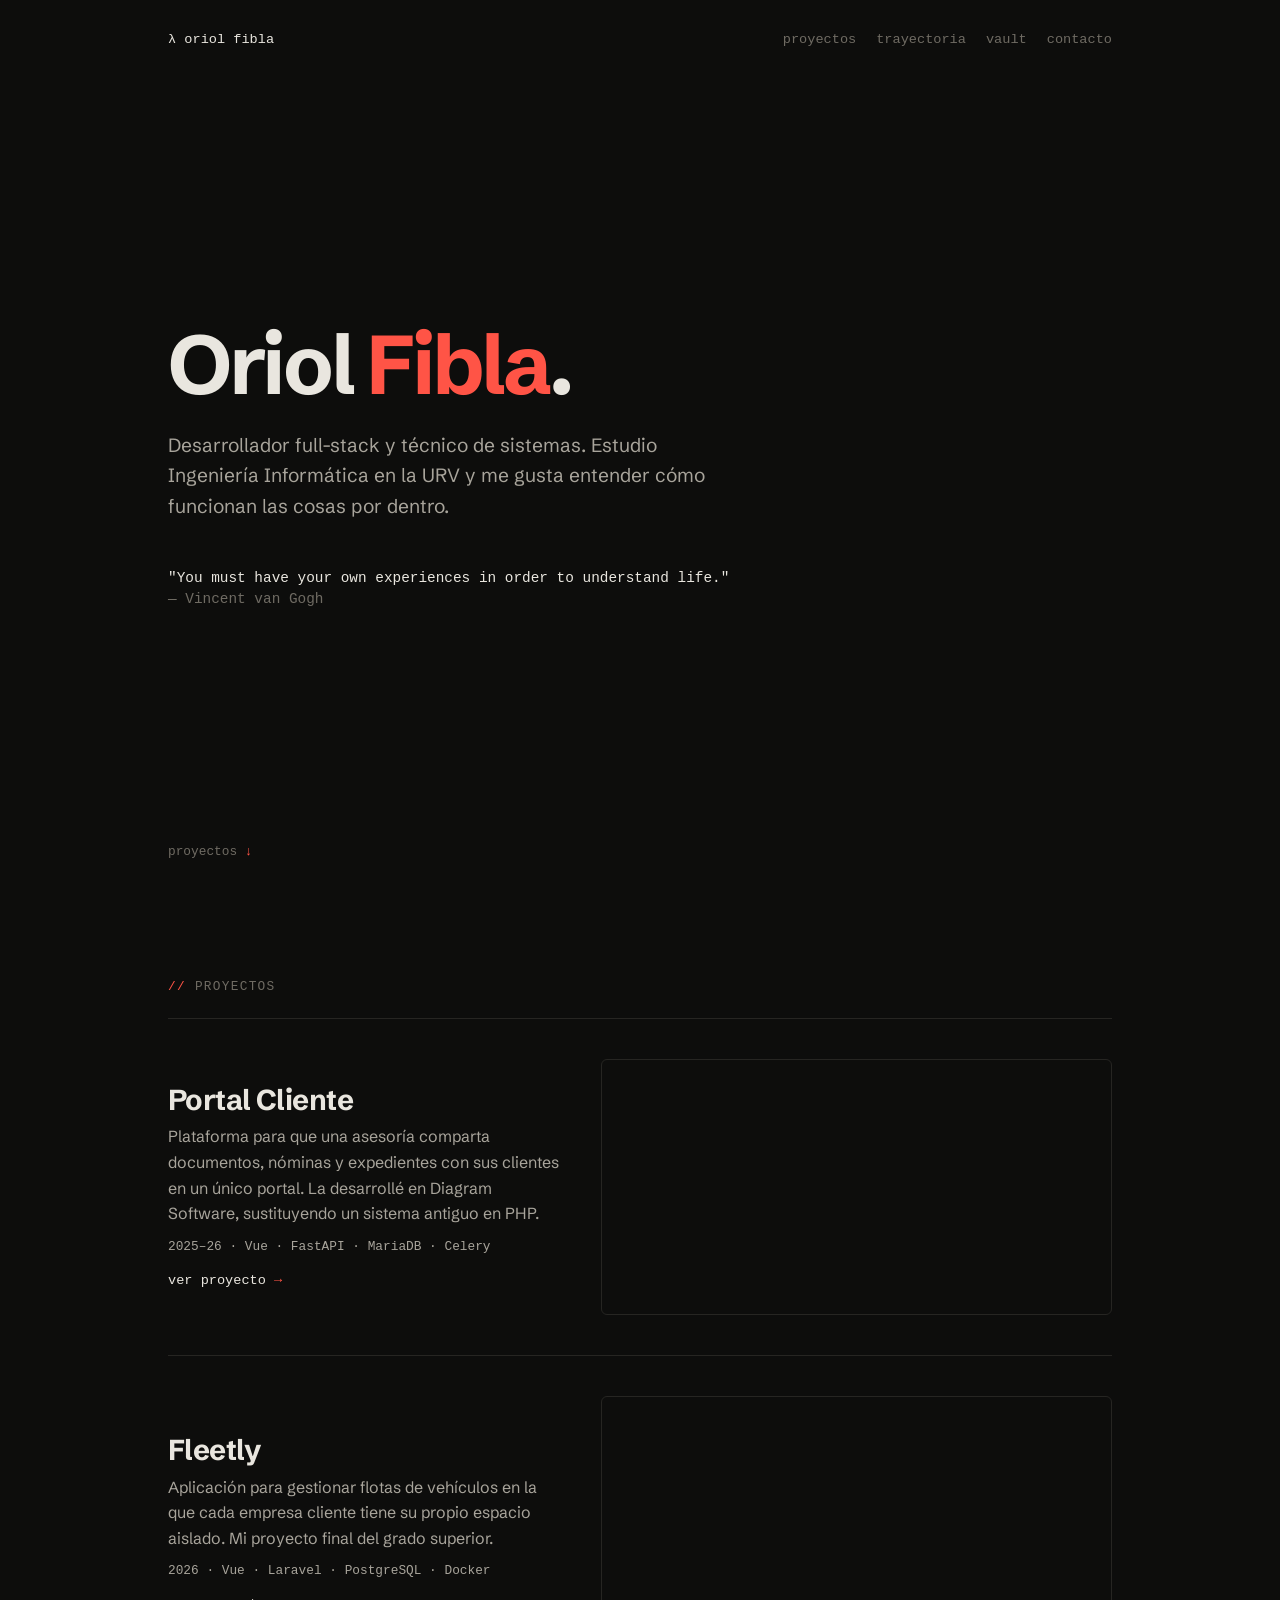
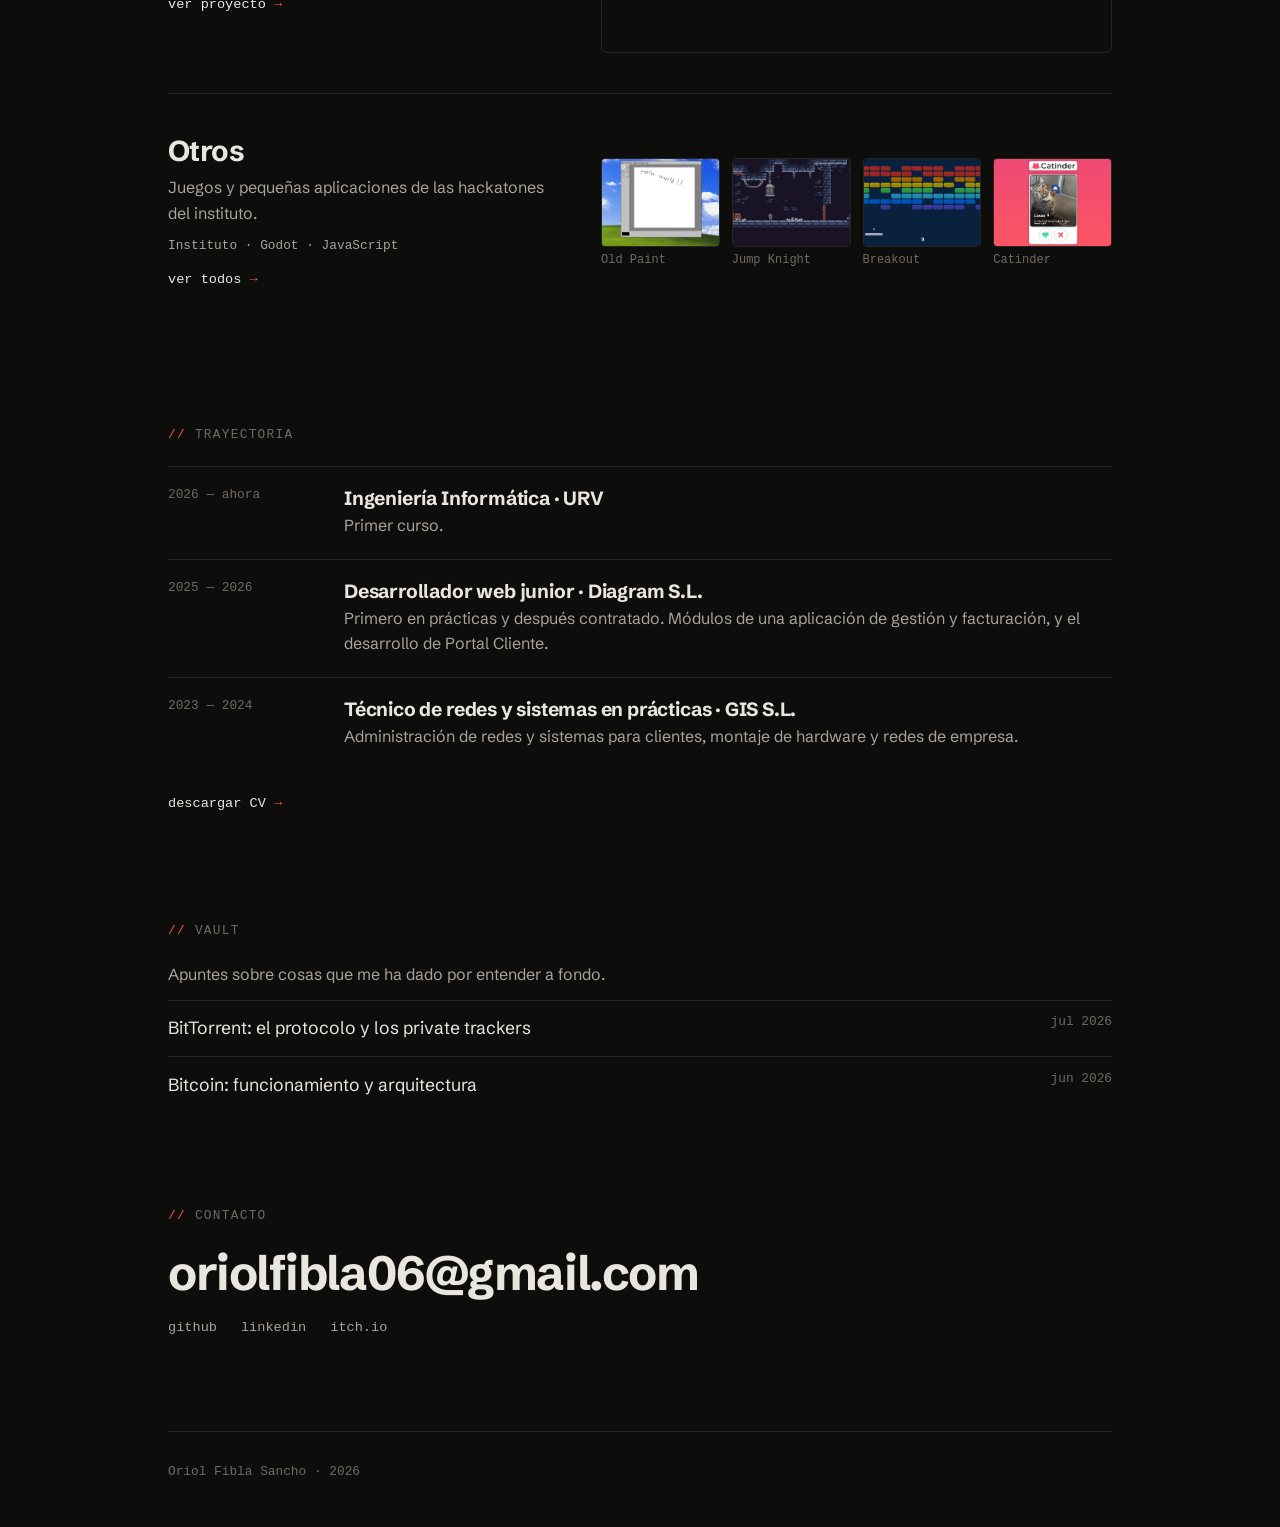
<file: index.html>
<!DOCTYPE html>
<html lang="es">
<head>
  <meta charset="UTF-8">
  <meta name="viewport" content="width=device-width, initial-scale=1.0">
  <title>Oriol Fibla · Desarrollador full-stack y sistemas</title>
  <meta name="description" content="Oriol Fibla, desarrollador full-stack y técnico de sistemas. Estudia Ingeniería Informática en la URV.">
  <link rel="icon" href="favicon.ico" type="image/x-icon">
  <link rel="preload" href="assets/fonts/schibsted-grotesk.woff2" as="font" type="font/woff2" crossorigin>
  <link rel="stylesheet" href="site.css">
</head>
<body>
  <div class="wrap">
    <header class="site-header">
      <a class="brand" href="#">λ oriol fibla</a>
      <nav class="site-nav" aria-label="Principal">
        <a href="#proyectos">proyectos</a>
        <a href="#trayectoria">trayectoria</a>
        <a href="vault/vault.html">vault</a>
        <a href="#contacto">contacto</a>
      </nav>
    </header>

    <main>
      <div class="hero">
        <h1>Oriol <em>Fibla</em>.</h1>
        <p class="lead">Desarrollador full-stack y técnico de sistemas. Estudio Ingeniería Informática en la URV y me gusta entender cómo funcionan las cosas por dentro.</p>
        <blockquote class="quote" id="quote">
          <p>"Actually, I can."</p>
          <footer>Anónimo</footer>
        </blockquote>
        <a class="scroll-cue" href="#proyectos">proyectos <span aria-hidden="true">↓</span></a>
      </div>

      <section id="proyectos">
        <h2>Proyectos</h2>

        <article class="project">
          <div>
            <h3><a href="projects/portalcliente.html">Portal Cliente</a></h3>
            <p>Plataforma para que una asesoría comparta documentos, nóminas y expedientes con sus clientes en un único portal. La desarrollé en Diagram Software, sustituyendo un sistema antiguo en PHP.</p>
            <p class="meta">2025–26 · Vue · FastAPI · MariaDB · Celery</p>
            <a class="go" href="projects/portalcliente.html">ver proyecto</a>
          </div>
          <video src="assets/projects_videos/portalcliente.mp4" autoplay muted loop playsinline preload="metadata" aria-label="Demostración de Portal Cliente"></video>
        </article>

        <article class="project">
          <div>
            <h3><a href="projects/fleetly.html">Fleetly</a></h3>
            <p>Aplicación para gestionar flotas de vehículos en la que cada empresa cliente tiene su propio espacio aislado. Mi proyecto final del grado superior.</p>
            <p class="meta">2026 · Vue · Laravel · PostgreSQL · Docker</p>
            <a class="go" href="projects/fleetly.html">ver proyecto</a>
          </div>
          <video src="assets/projects_videos/fleetly_admin.mp4" autoplay muted loop playsinline preload="metadata" aria-label="Demostración del panel de administración de Fleetly"></video>
        </article>

        <article class="project">
          <div>
            <h3><a href="projects/otros.html">Otros</a></h3>
            <p>Juegos y pequeñas aplicaciones de las hackatones del instituto.</p>
            <p class="meta">Instituto · Godot · JavaScript</p>
            <a class="go" href="projects/otros.html">ver todos</a>
          </div>
          <div class="games">
            <a href="https://oriol-fibla.itch.io/old-paint-made-in-js"><img src="assets/otros/oldpaint.png" alt="" loading="lazy"><span>Old Paint</span></a>
            <a href="https://oriol-fibla.itch.io/jump-knight"><img src="assets/otros/jumpknight.png" alt="" loading="lazy"><span>Jump Knight</span></a>
            <a href="https://oriol-fibla.itch.io/breakout"><img src="assets/otros/breakoutgame.png" alt="" loading="lazy"><span>Breakout</span></a>
            <a href="https://oriol-fibla.itch.io/catinder"><img src="assets/otros/catinder.png" alt="" loading="lazy"><span>Catinder</span></a>
          </div>
        </article>
      </section>

      <section id="trayectoria">
        <h2>Trayectoria</h2>
        <div class="entry">
          <span class="meta">2026 — ahora</span>
          <div><h3>Ingeniería Informática · URV</h3><p>Primer curso.</p></div>
        </div>
        <div class="entry">
          <span class="meta">2025 — 2026</span>
          <div><h3>Desarrollador web junior · Diagram S.L.</h3><p>Primero en prácticas y después contratado. Módulos de una aplicación de gestión y facturación, y el desarrollo de Portal Cliente.</p></div>
        </div>
        <div class="entry">
          <span class="meta">2023 — 2024</span>
          <div><h3>Técnico de redes y sistemas en prácticas · GIS S.L.</h3><p>Administración de redes y sistemas para clientes, montaje de hardware y redes de empresa.</p></div>
        </div>
        <p style="margin-top:1.25rem"><a class="go" href="assets/CV.pdf" download="CV_OriolFiblaSancho.pdf">descargar CV</a></p>
      </section>

      <section id="vault">
        <h2>Vault</h2>
        <p class="soft">Apuntes sobre cosas que me ha dado por entender a fondo.</p>
        <ul class="notes">
          <li><a href="vault/vault.html#bittorrent">BitTorrent: el protocolo y los private trackers</a><span class="meta">jul 2026</span></li>
          <li><a href="vault/vault.html#bitcoin">Bitcoin: funcionamiento y arquitectura</a><span class="meta">jun 2026</span></li>
        </ul>
      </section>


      <section id="contacto">
        <h2>Contacto</h2>
        <a class="mail" href="mailto:oriolfibla06@gmail.com">oriolfibla06@gmail.com</a>
        <div class="links">
          <a href="https://github.com/OriolFiblaSancho">github</a>
          <a href="https://www.linkedin.com/in/orifibla/">linkedin</a>
          <a href="https://oriol-fibla.itch.io">itch.io</a>
        </div>
      </section>
    </main>

    <footer class="site-footer">Oriol Fibla Sancho · <span id="year">2026</span></footer>
  </div>

  <script>
    // One random quote per visit. The hardcoded quote above is the no-JS fallback.
    const quotes = [
      ["You must have your own experiences in order to understand life.", "Vincent van Gogh"],
      ["Study the old masters, enrich your palette, expand the canvas.", "Martin Scorsese"],
      ["Stay present.", "Anónimo"],
      ["Strength before weakness.", "Brandon Sanderson, The Way of Kings"],
      ["Actually, I can.", "Anónimo"],
      ["Next year I'm going to be more insane, that's all I know.", "Anónimo"],
      ["I'm a museum of everything I have loved.", "Eli Silvester"]
    ];
    const [text, author] = quotes[Math.floor(Math.random() * quotes.length)];
    const q = document.getElementById('quote');
    q.querySelector('p').textContent = '"' + text + '"';
    q.querySelector('footer').textContent = author;
    document.getElementById('year').textContent = new Date().getFullYear();
  </script>
</body>
</html>
</file>
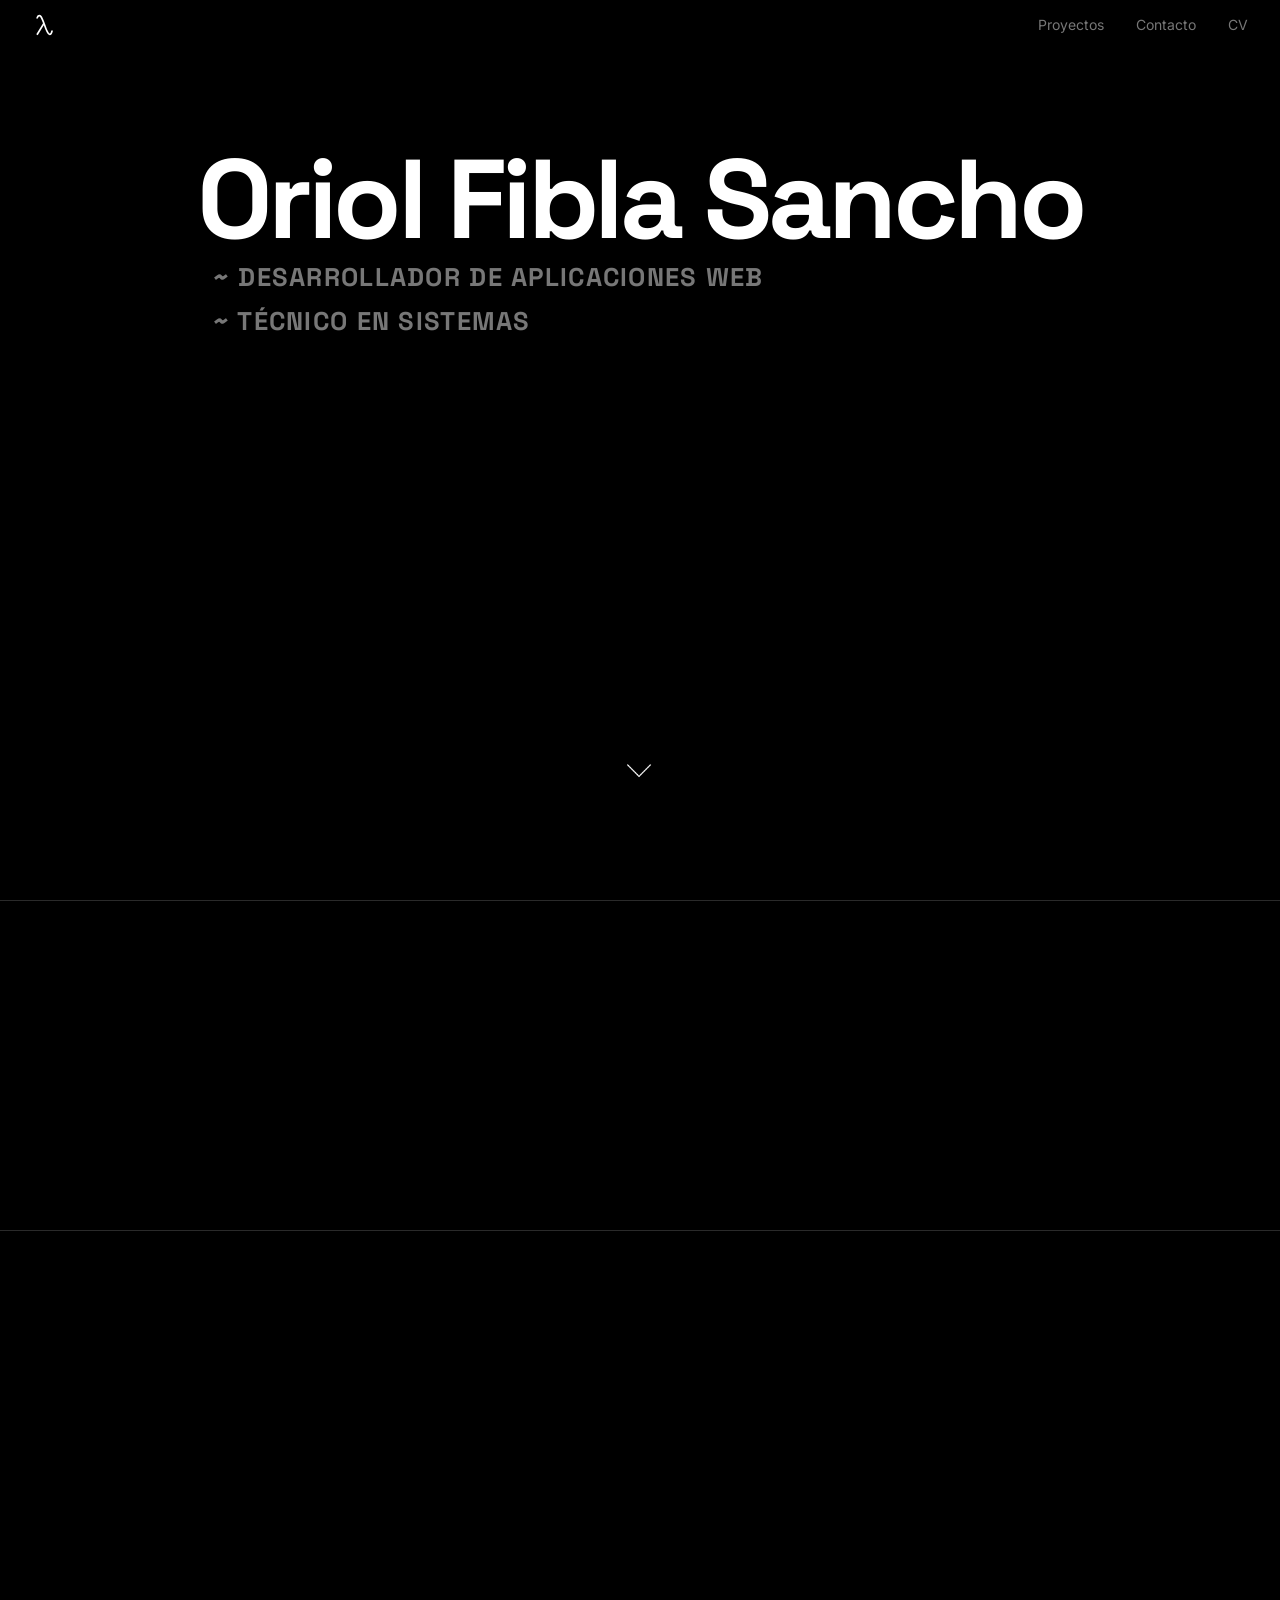
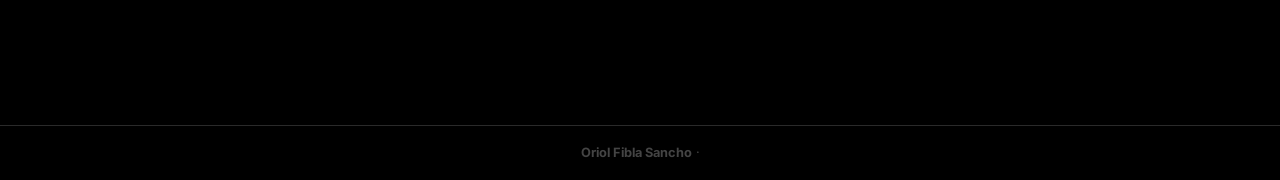
<file: html/index.html>
<!DOCTYPE html>
<html lang="es">

<head>
    <meta charset="UTF-8" />
    <meta name="viewport" content="width=device-width, initial-scale=1.0" />
    <title>Portfolio</title>
    <link rel="preconnect" href="https://fonts.googleapis.com" />
    <link rel="preconnect" href="https://fonts.gstatic.com" crossorigin />
    <link
        href="https://fonts.googleapis.com/css2?family=Space+Grotesk:wght@300;400;500;600;700&family=Inter:wght@300;400;500&display=swap"
        rel="stylesheet" />
    <link rel="stylesheet" href="style.css">
</head>

<body>
    <canvas id="dotGrid"></canvas>
    <nav id="navbar">
        <a href="#hero" class="nav-logo">
            <img src="./assets/lambda.svg" alt="Lambda">
        </a>

        <ul class="nav-links">
            <li><a href="#projects">Proyectos</a></li>
            <li><a href="#contact">Contacto</a></li>
            <li><a href="assets/CV.pdf" download="CV_OriolFiblaSancho.pdf">CV</a></li>
        </ul>
    </nav>

    <section id="hero">
        <div class="hero-container">
            <h1 class="hero-name">Oriol Fibla Sancho</h1>
            <h2 class="hero-subtitle">~ DESARROLLADOR DE APLICACIONES WEB</h2>
            <h2 class="hero-subtitle">~ TÉCNICO EN SISTEMAS</h2>
        </div>
        <div>
            <a href="#projects">
                <img class="hero-arrow" src="./assets/arrow.gif" alt="Flecha hacia abajo">
            </a>
        </div>
    </section>

    <section id="projects">
        <div class="container">
            <p class="section-label reveal">Proyectos</p>
            <h2 class="section-title reveal">Cosas que he estado haciendo</h2>
            <div class="projects-grid"></div>
        </div>
    </section>

    <section id="contact">
        <div class="container">
            <h2 class="contact-headline reveal">¿Trabajamos juntos?</h2>
            <p class="contact-sub reveal">Estoy abierto a oportunidades freelance y posiciones a tiempo completo.
                Escríbeme, respondo en menos de 24 h.</p>
            <button id="copyEmail" class="btn btn-primary reveal">oriolfibla06@gmail.com</button>
            <div class="social-links reveal">
                <a href="https://github.com/OriolFiblaSancho" target="_blank" class="social-link">
                    <svg width="16" height="16" viewBox="0 0 24 24" fill="currentColor">
                        <path
                            d="M12 0C5.37 0 0 5.37 0 12c0 5.3 3.44 9.8 8.2 11.38.6.1.82-.26.82-.57v-2c-3.34.72-4.04-1.6-4.04-1.6-.54-1.38-1.33-1.75-1.33-1.75-1.08-.74.08-.72.08-.72 1.2.08 1.83 1.23 1.83 1.23 1.06 1.82 2.8 1.3 3.48.99.1-.77.42-1.3.76-1.6-2.66-.3-5.47-1.33-5.47-5.93 0-1.31.47-2.38 1.23-3.22-.12-.3-.53-1.52.12-3.17 0 0 1-.32 3.3 1.23a11.5 11.5 0 0 1 3-.4c1.02 0 2.04.13 3 .4 2.28-1.55 3.28-1.23 3.28-1.23.65 1.65.24 2.87.12 3.17.77.84 1.23 1.9 1.23 3.22 0 4.6-2.8 5.62-5.48 5.92.43.37.82 1.1.82 2.22v3.29c0 .32.22.68.83.57C20.56 21.79 24 17.3 24 12c0-6.63-5.37-12-12-12z" />
                    </svg>
                    GitHub
                </a>
                <a href="https://www.linkedin.com/in/orifibla/" target="_blank" class="social-link">
                    <svg width="16" height="16" viewBox="0 0 24 24" fill="currentColor">
                        <path
                            d="M20.45 20.45h-3.55v-5.57c0-1.33-.03-3.04-1.85-3.04-1.85 0-2.14 1.45-2.14 2.94v5.67H9.36V9h3.41v1.56h.05c.47-.9 1.63-1.85 3.35-1.85 3.58 0 4.24 2.36 4.24 5.43v6.31zM5.34 7.43a2.06 2.06 0 1 1 0-4.12 2.06 2.06 0 0 1 0 4.12zM7.12 20.45H3.56V9h3.56v11.45zM22.22 0H1.77C.79 0 0 .77 0 1.73v20.54C0 23.23.8 24 1.77 24h20.45C23.2 24 24 23.23 24 22.27V1.73C24 .77 23.2 0 22.22 0z" />
                    </svg>
                    LinkedIn
                </a>
            </div>
        </div>
    </section>

    <footer>
        <div class="container">
            <p><strong>Oriol Fibla Sancho</strong> · <span id="year"></span></p>
        </div>
    </footer>
</body>

</html>
</file>
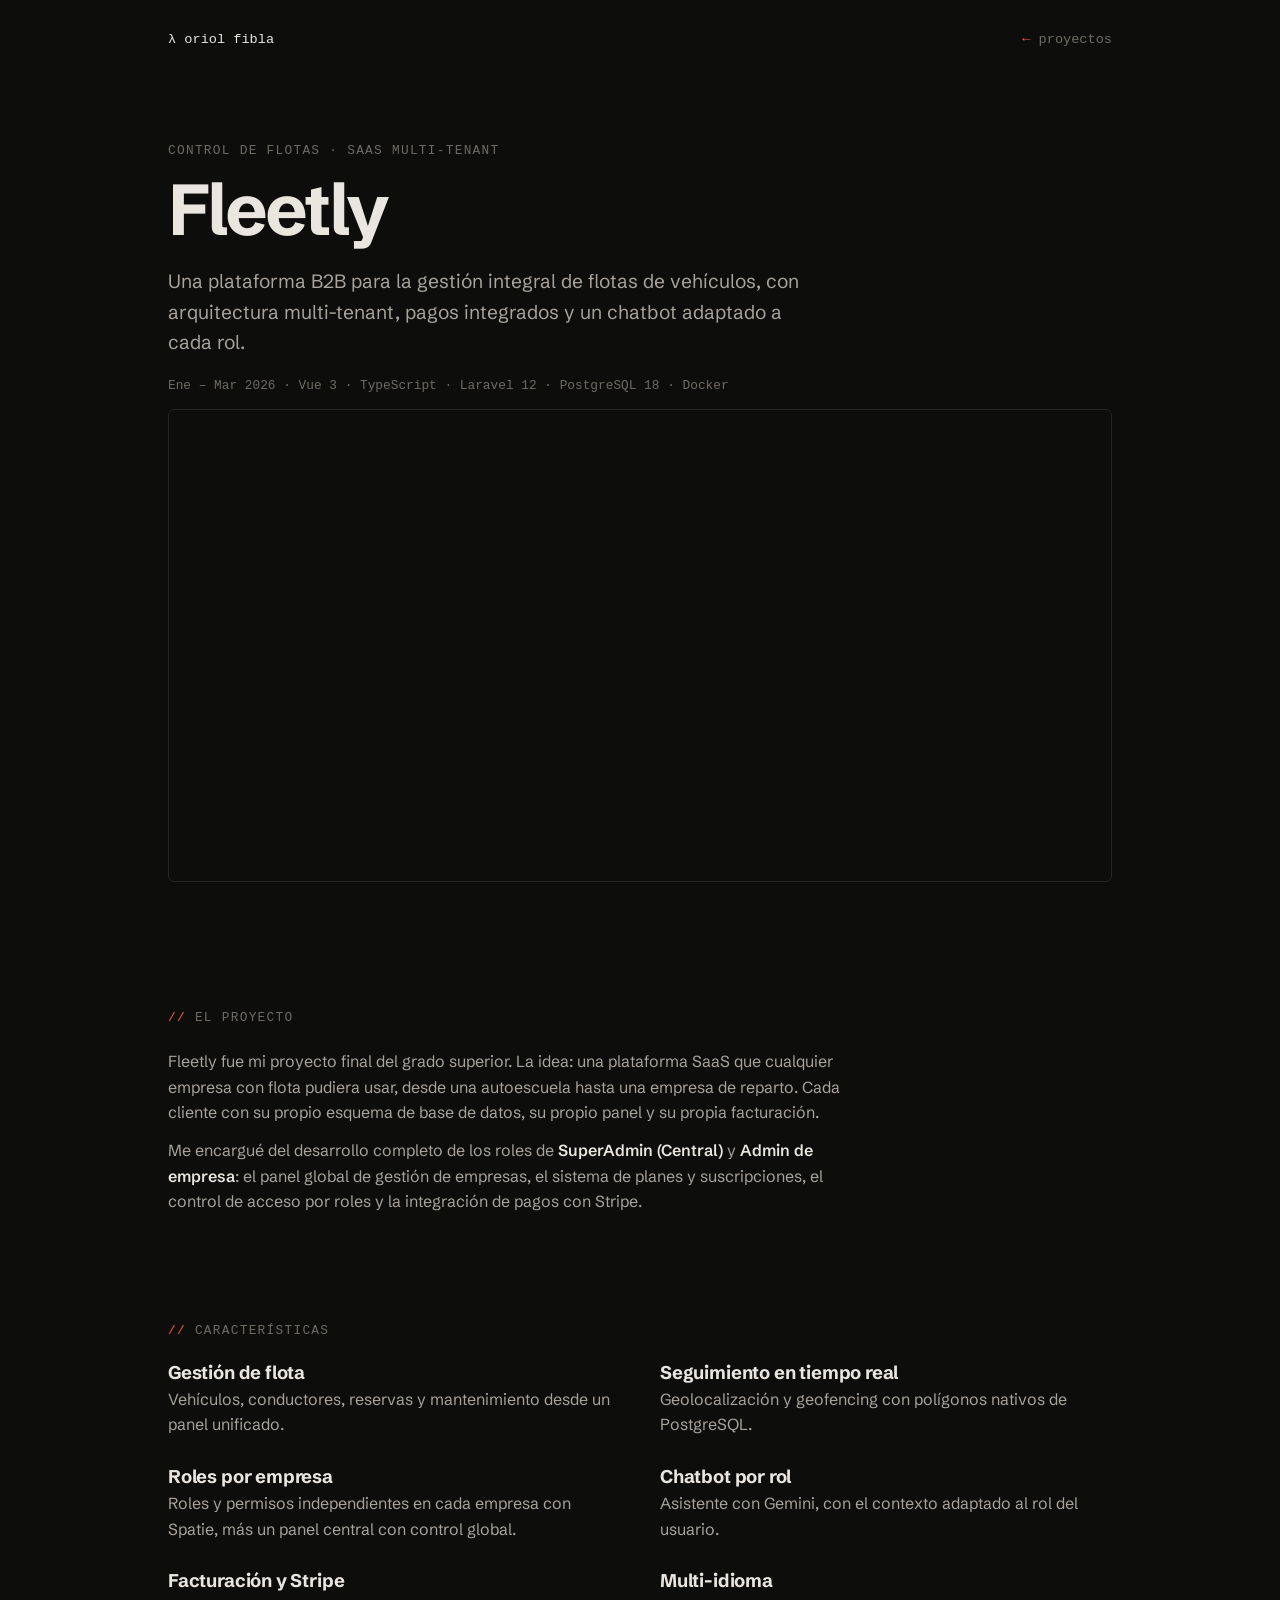
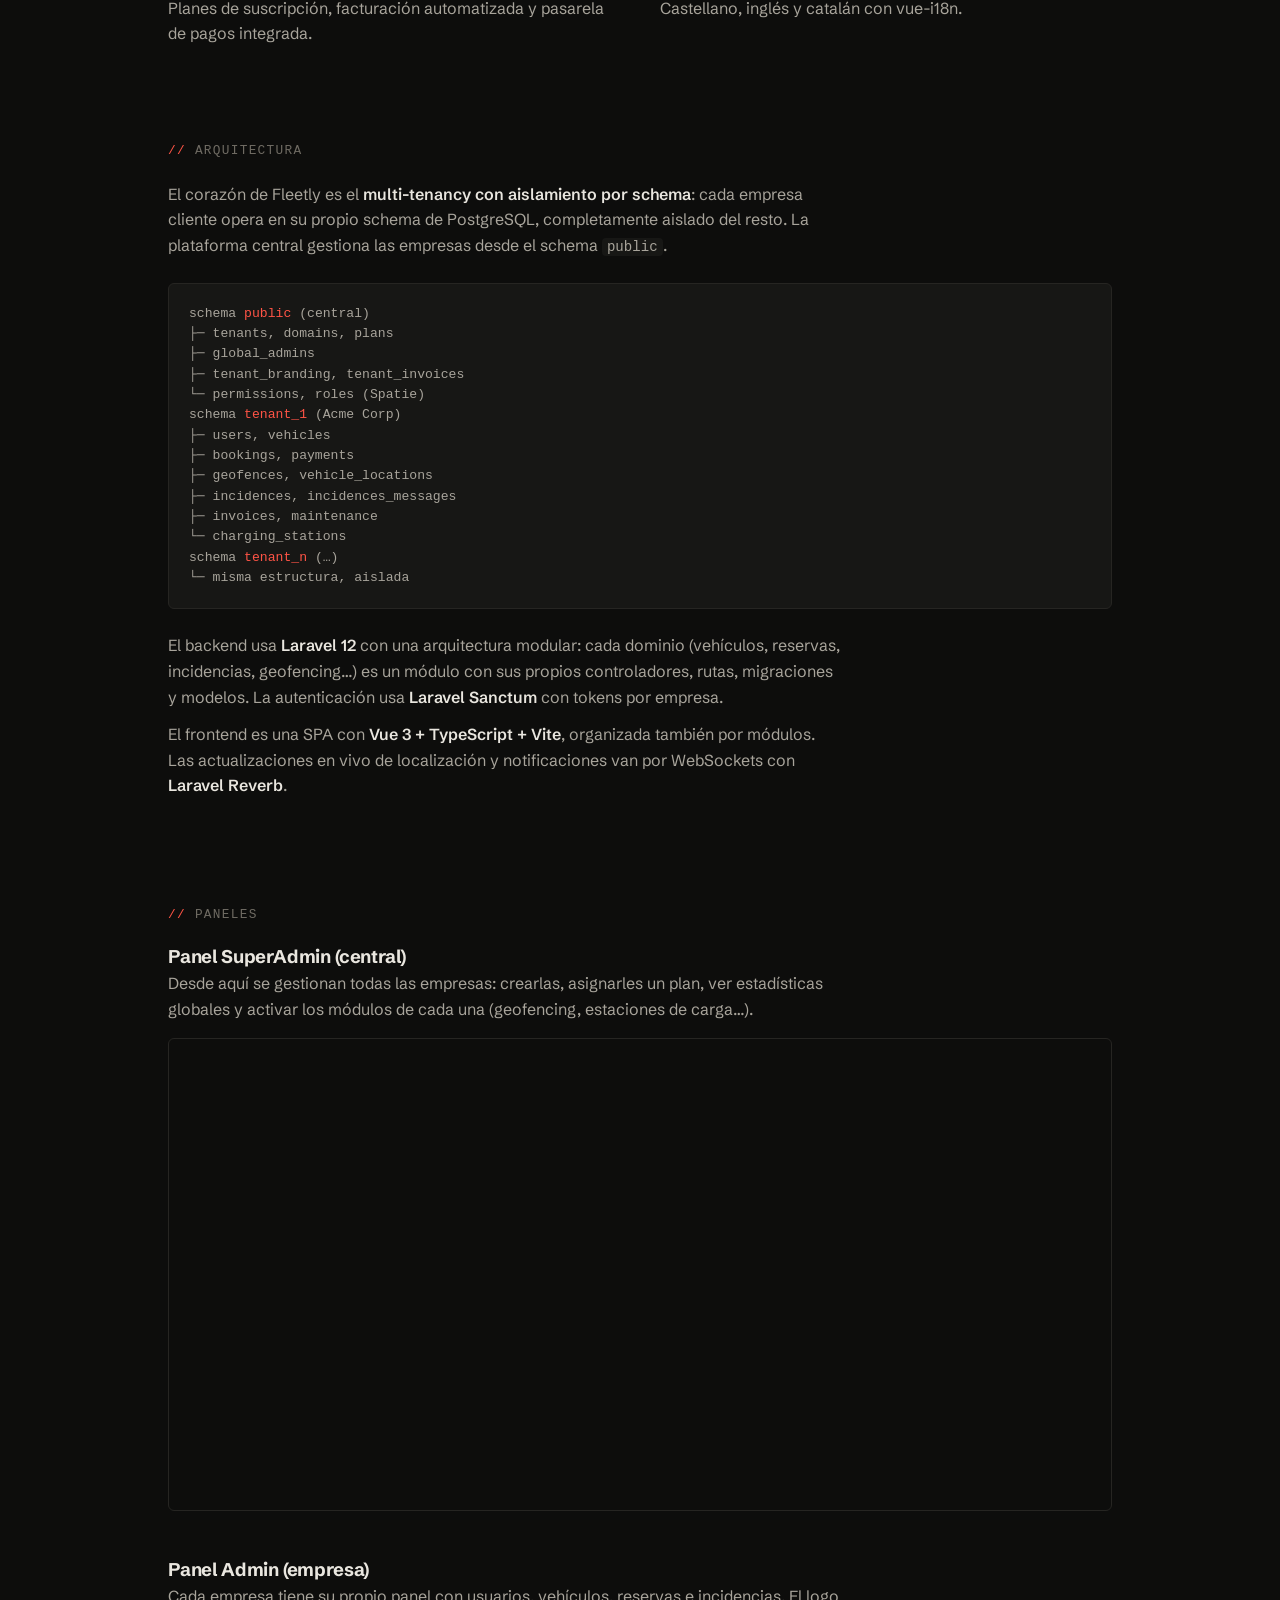
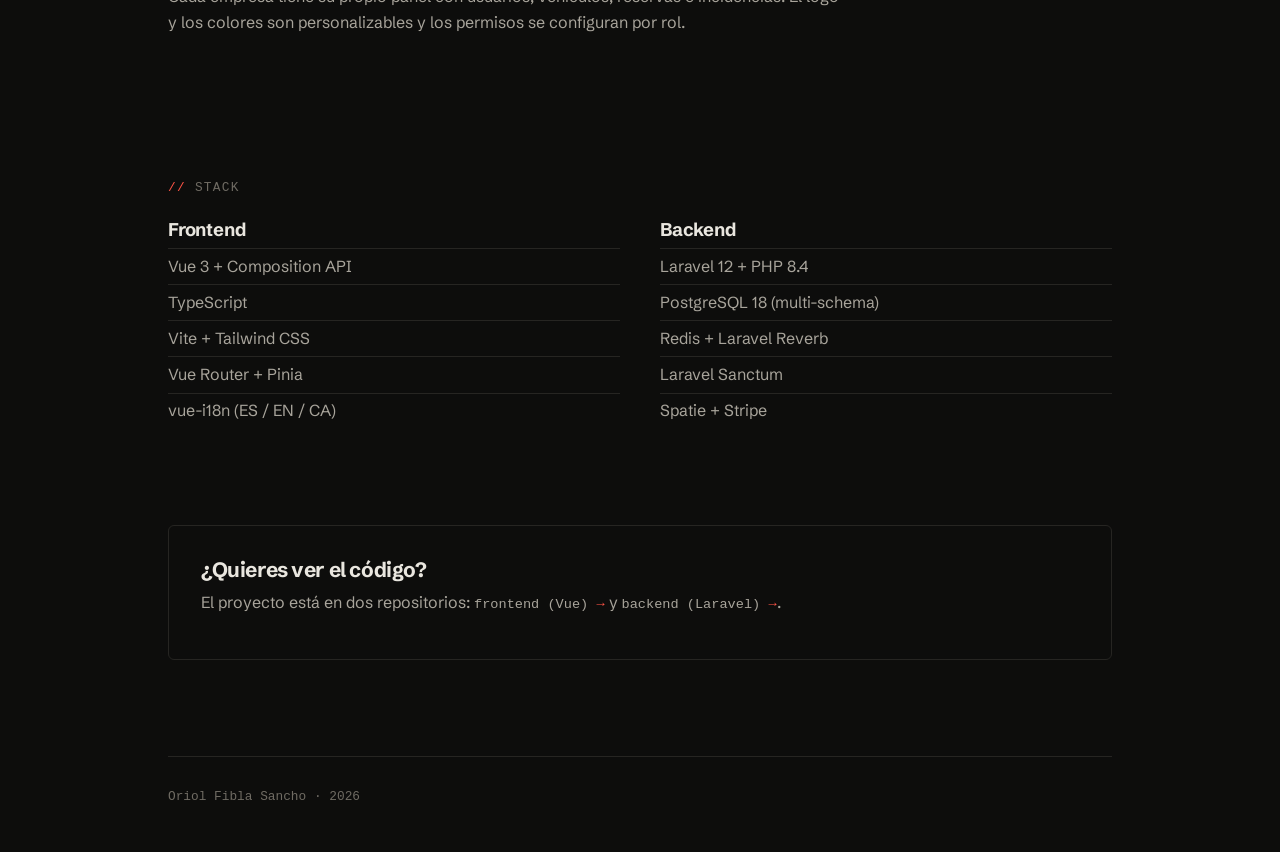
<file: projects/fleetly.html>
<!DOCTYPE html>
<html lang="es">
<head>
  <meta charset="UTF-8">
  <meta name="viewport" content="width=device-width, initial-scale=1.0">
  <title>Fleetly · Oriol Fibla</title>
  <meta name="description" content="Fleetly: plataforma SaaS multi-tenant para la gestión de flotas de vehículos. Proyecto final de grado superior de Oriol Fibla.">
  <link rel="icon" href="../favicon.ico" type="image/x-icon">
  <link rel="preload" href="../assets/fonts/schibsted-grotesk.woff2" as="font" type="font/woff2" crossorigin>
  <link rel="stylesheet" href="../site.css">
</head>
<body>
  <div class="wrap">
    <header class="site-header">
      <a class="brand" href="../index.html">λ oriol fibla</a>
      <a class="back" href="../index.html#proyectos">proyectos</a>
    </header>

    <main>
      <div class="page-head">
        <p class="kicker">Control de flotas · SaaS multi-tenant</p>
        <h1>Fleetly</h1>
        <p class="lead">Una plataforma B2B para la gestión integral de flotas de vehículos, con arquitectura multi-tenant, pagos integrados y un chatbot adaptado a cada rol.</p>
        <p class="meta">Ene – Mar 2026 · Vue 3 · TypeScript · Laravel 12 · PostgreSQL 18 · Docker</p>
        <video class="hero-media" src="../assets/projects_videos/fleetly_admin.mp4" autoplay muted loop playsinline aria-label="Demostración del panel de administración de Fleetly"></video>
      </div>

      <section>
        <h2>El proyecto</h2>
        <div class="text">
          <p>Fleetly fue mi proyecto final del grado superior. La idea: una plataforma SaaS que cualquier empresa con flota pudiera usar, desde una autoescuela hasta una empresa de reparto. Cada cliente con su propio esquema de base de datos, su propio panel y su propia facturación.</p>
          <p>Me encargué del desarrollo completo de los roles de <strong>SuperAdmin (Central)</strong> y <strong>Admin de empresa</strong>: el panel global de gestión de empresas, el sistema de planes y suscripciones, el control de acceso por roles y la integración de pagos con Stripe.</p>
        </div>
      </section>

      <section>
        <h2>Características</h2>
        <div class="features">
          <div><h3>Gestión de flota</h3><p>Vehículos, conductores, reservas y mantenimiento desde un panel unificado.</p></div>
          <div><h3>Seguimiento en tiempo real</h3><p>Geolocalización y geofencing con polígonos nativos de PostgreSQL.</p></div>
          <div><h3>Roles por empresa</h3><p>Roles y permisos independientes en cada empresa con Spatie, más un panel central con control global.</p></div>
          <div><h3>Chatbot por rol</h3><p>Asistente con Gemini, con el contexto adaptado al rol del usuario.</p></div>
          <div><h3>Facturación y Stripe</h3><p>Planes de suscripción, facturación automatizada y pasarela de pagos integrada.</p></div>
          <div><h3>Multi-idioma</h3><p>Castellano, inglés y catalán con vue-i18n.</p></div>
        </div>
      </section>

      <section>
        <h2>Arquitectura</h2>
        <div class="text">
          <p>El corazón de Fleetly es el <strong>multi-tenancy con aislamiento por schema</strong>: cada empresa cliente opera en su propio schema de PostgreSQL, completamente aislado del resto. La plataforma central gestiona las empresas desde el schema <code>public</code>.</p>
        </div>
<pre class="diagram">schema <b>public</b> (central)
├─ tenants, domains, plans
├─ global_admins
├─ tenant_branding, tenant_invoices
└─ permissions, roles (Spatie)
schema <b>tenant_1</b> (Acme Corp)
├─ users, vehicles
├─ bookings, payments
├─ geofences, vehicle_locations
├─ incidences, incidences_messages
├─ invoices, maintenance
└─ charging_stations
schema <b>tenant_n</b> (…)
└─ misma estructura, aislada</pre>
        <div class="text">
          <p>El backend usa <strong>Laravel 12</strong> con una arquitectura modular: cada dominio (vehículos, reservas, incidencias, geofencing…) es un módulo con sus propios controladores, rutas, migraciones y modelos. La autenticación usa <strong>Laravel Sanctum</strong> con tokens por empresa.</p>
          <p>El frontend es una SPA con <strong>Vue 3 + TypeScript + Vite</strong>, organizada también por módulos. Las actualizaciones en vivo de localización y notificaciones van por WebSockets con <strong>Laravel Reverb</strong>.</p>
        </div>
      </section>

      <section>
        <h2>Paneles</h2>
        <div class="panel">
          <h3>Panel SuperAdmin (central)</h3>
          <p>Desde aquí se gestionan todas las empresas: crearlas, asignarles un plan, ver estadísticas globales y activar los módulos de cada una (geofencing, estaciones de carga…).</p>
          <video class="hero-media" src="../assets/projects_videos/fleetly_superadmin.mp4" autoplay muted loop playsinline preload="metadata" aria-label="Demostración del panel SuperAdmin de Fleetly"></video>
        </div>
        <div class="panel">
          <h3>Panel Admin (empresa)</h3>
          <p>Cada empresa tiene su propio panel con usuarios, vehículos, reservas e incidencias. El logo y los colores son personalizables y los permisos se configuran por rol.</p>
        </div>
      </section>

      <section>
        <h2>Stack</h2>
        <div class="cols">
          <div>
            <h3>Frontend</h3>
            <ul>
              <li>Vue 3 + Composition API</li>
              <li>TypeScript</li>
              <li>Vite + Tailwind CSS</li>
              <li>Vue Router + Pinia</li>
              <li>vue-i18n (ES / EN / CA)</li>
            </ul>
          </div>
          <div>
            <h3>Backend</h3>
            <ul>
              <li>Laravel 12 + PHP 8.4</li>
              <li>PostgreSQL 18 (multi-schema)</li>
              <li>Redis + Laravel Reverb</li>
              <li>Laravel Sanctum</li>
              <li>Spatie + Stripe</li>
            </ul>
          </div>
        </div>
      </section>

      <div class="callout">
        <h3>¿Quieres ver el código?</h3>
        <p>El proyecto está en dos repositorios: <a class="go" href="https://github.com/SIMS-GRUP-4/sims-frontend">frontend (Vue)</a> y <a class="go" href="https://github.com/SIMS-GRUP-4/sims-backend">backend (Laravel)</a>.</p>
      </div>
    </main>

    <footer class="site-footer">Oriol Fibla Sancho · <span id="year">2026</span></footer>
  </div>
  <script>document.getElementById('year').textContent = new Date().getFullYear();</script>
</body>
</html>
</file>
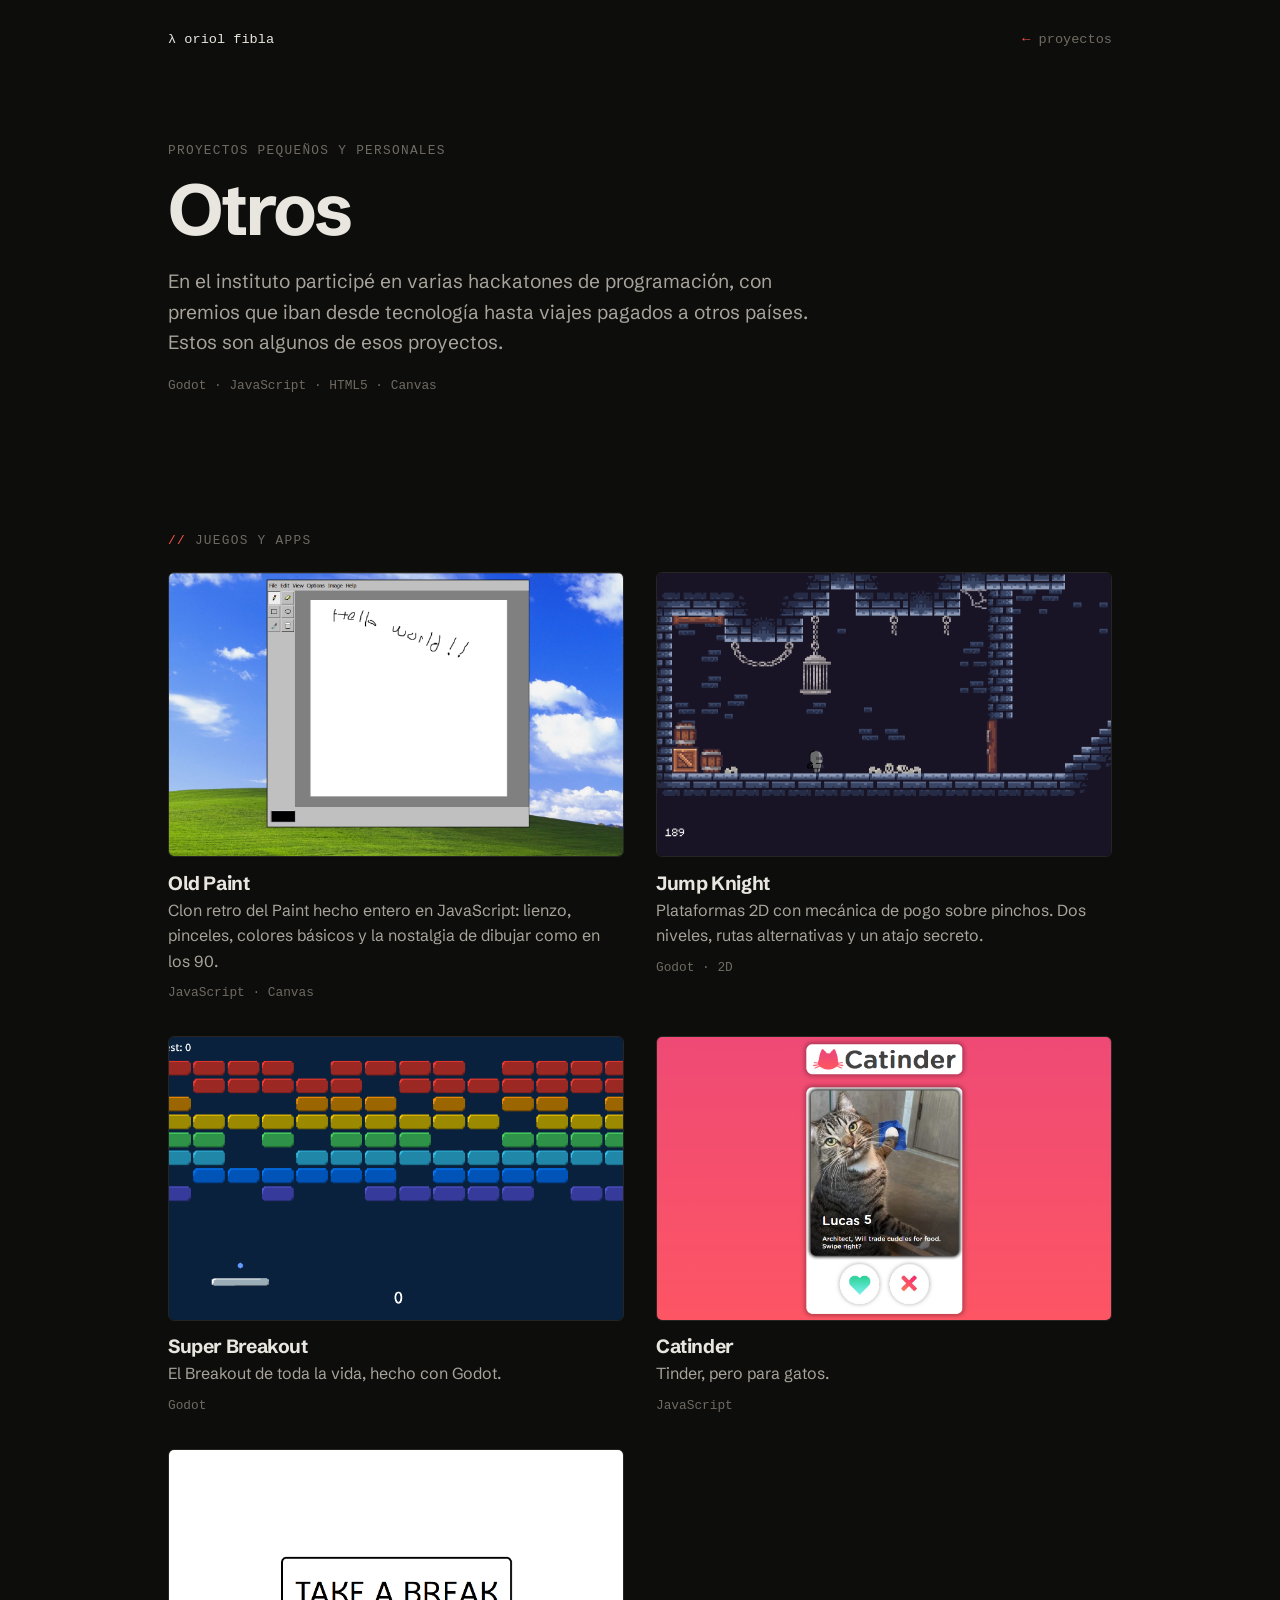
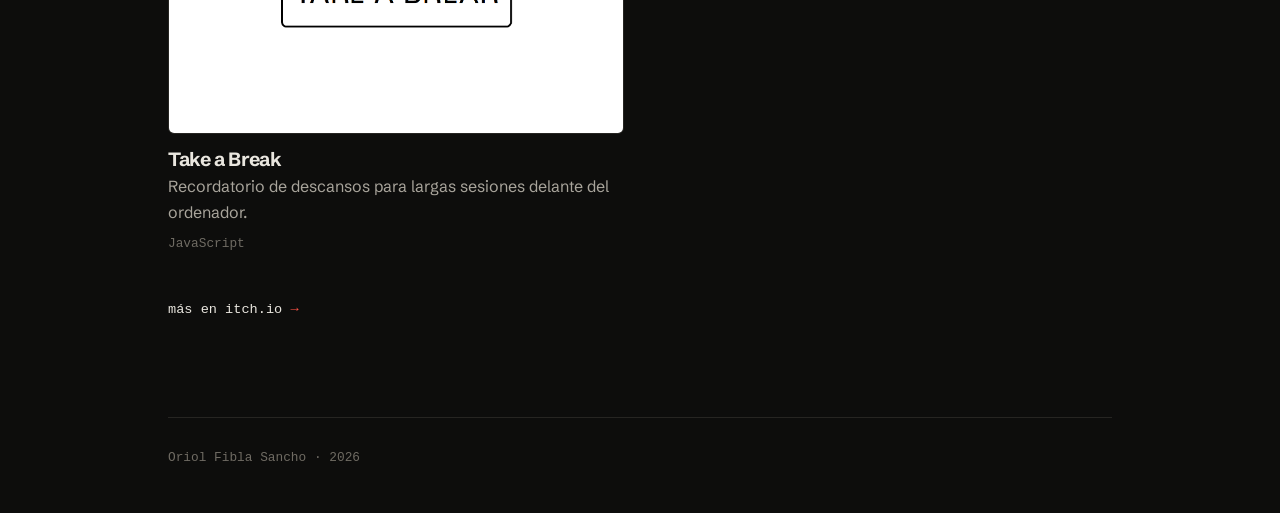
<file: projects/otros.html>
<!DOCTYPE html>
<html lang="es">
<head>
  <meta charset="UTF-8">
  <meta name="viewport" content="width=device-width, initial-scale=1.0">
  <title>Otros proyectos · Oriol Fibla</title>
  <meta name="description" content="Juegos y pequeñas aplicaciones que Oriol Fibla hizo en las hackatones del instituto.">
  <link rel="icon" href="../favicon.ico" type="image/x-icon">
  <link rel="preload" href="../assets/fonts/schibsted-grotesk.woff2" as="font" type="font/woff2" crossorigin>
  <link rel="stylesheet" href="../site.css">
</head>
<body>
  <div class="wrap">
    <header class="site-header">
      <a class="brand" href="../index.html">λ oriol fibla</a>
      <a class="back" href="../index.html#proyectos">proyectos</a>
    </header>

    <main>
      <div class="page-head">
        <p class="kicker">Proyectos pequeños y personales</p>
        <h1>Otros</h1>
        <p class="lead">En el instituto participé en varias hackatones de programación, con premios que iban desde tecnología hasta viajes pagados a otros países. Estos son algunos de esos proyectos.</p>
        <p class="meta">Godot · JavaScript · HTML5 · Canvas</p>
      </div>

      <section>
        <h2>Juegos y apps</h2>
        <div class="gallery">
          <a href="https://oriol-fibla.itch.io/old-paint-made-in-js">
            <img src="../assets/otros/oldpaint.png" alt="Captura de Old Paint" loading="lazy">
            <h3>Old Paint</h3>
            <p>Clon retro del Paint hecho entero en JavaScript: lienzo, pinceles, colores básicos y la nostalgia de dibujar como en los 90.</p>
            <span class="meta">JavaScript · Canvas</span>
          </a>
          <a href="https://oriol-fibla.itch.io/jump-knight">
            <img src="../assets/otros/jumpknight.png" alt="Captura de Jump Knight" loading="lazy">
            <h3>Jump Knight</h3>
            <p>Plataformas 2D con mecánica de pogo sobre pinchos. Dos niveles, rutas alternativas y un atajo secreto.</p>
            <span class="meta">Godot · 2D</span>
          </a>
          <a href="https://oriol-fibla.itch.io/breakout">
            <img src="../assets/otros/breakoutgame.png" alt="Captura de Super Breakout" loading="lazy">
            <h3>Super Breakout</h3>
            <p>El Breakout de toda la vida, hecho con Godot.</p>
            <span class="meta">Godot</span>
          </a>
          <a href="https://oriol-fibla.itch.io/catinder">
            <img src="../assets/otros/catinder.png" alt="Captura de Catinder" loading="lazy">
            <h3>Catinder</h3>
            <p>Tinder, pero para gatos.</p>
            <span class="meta">JavaScript</span>
          </a>
          <a href="https://oriol-fibla.itch.io/take-a-break">
            <img src="../assets/otros/takeabreak.png" alt="Captura de Take a Break" loading="lazy">
            <h3>Take a Break</h3>
            <p>Recordatorio de descansos para largas sesiones delante del ordenador.</p>
            <span class="meta">JavaScript</span>
          </a>
        </div>
        <p style="margin-top:2.5rem"><a class="go" href="https://oriol-fibla.itch.io">más en itch.io</a></p>
      </section>
    </main>

    <footer class="site-footer">Oriol Fibla Sancho · <span id="year">2026</span></footer>
  </div>
  <script>document.getElementById('year').textContent = new Date().getFullYear();</script>
</body>
</html>
</file>
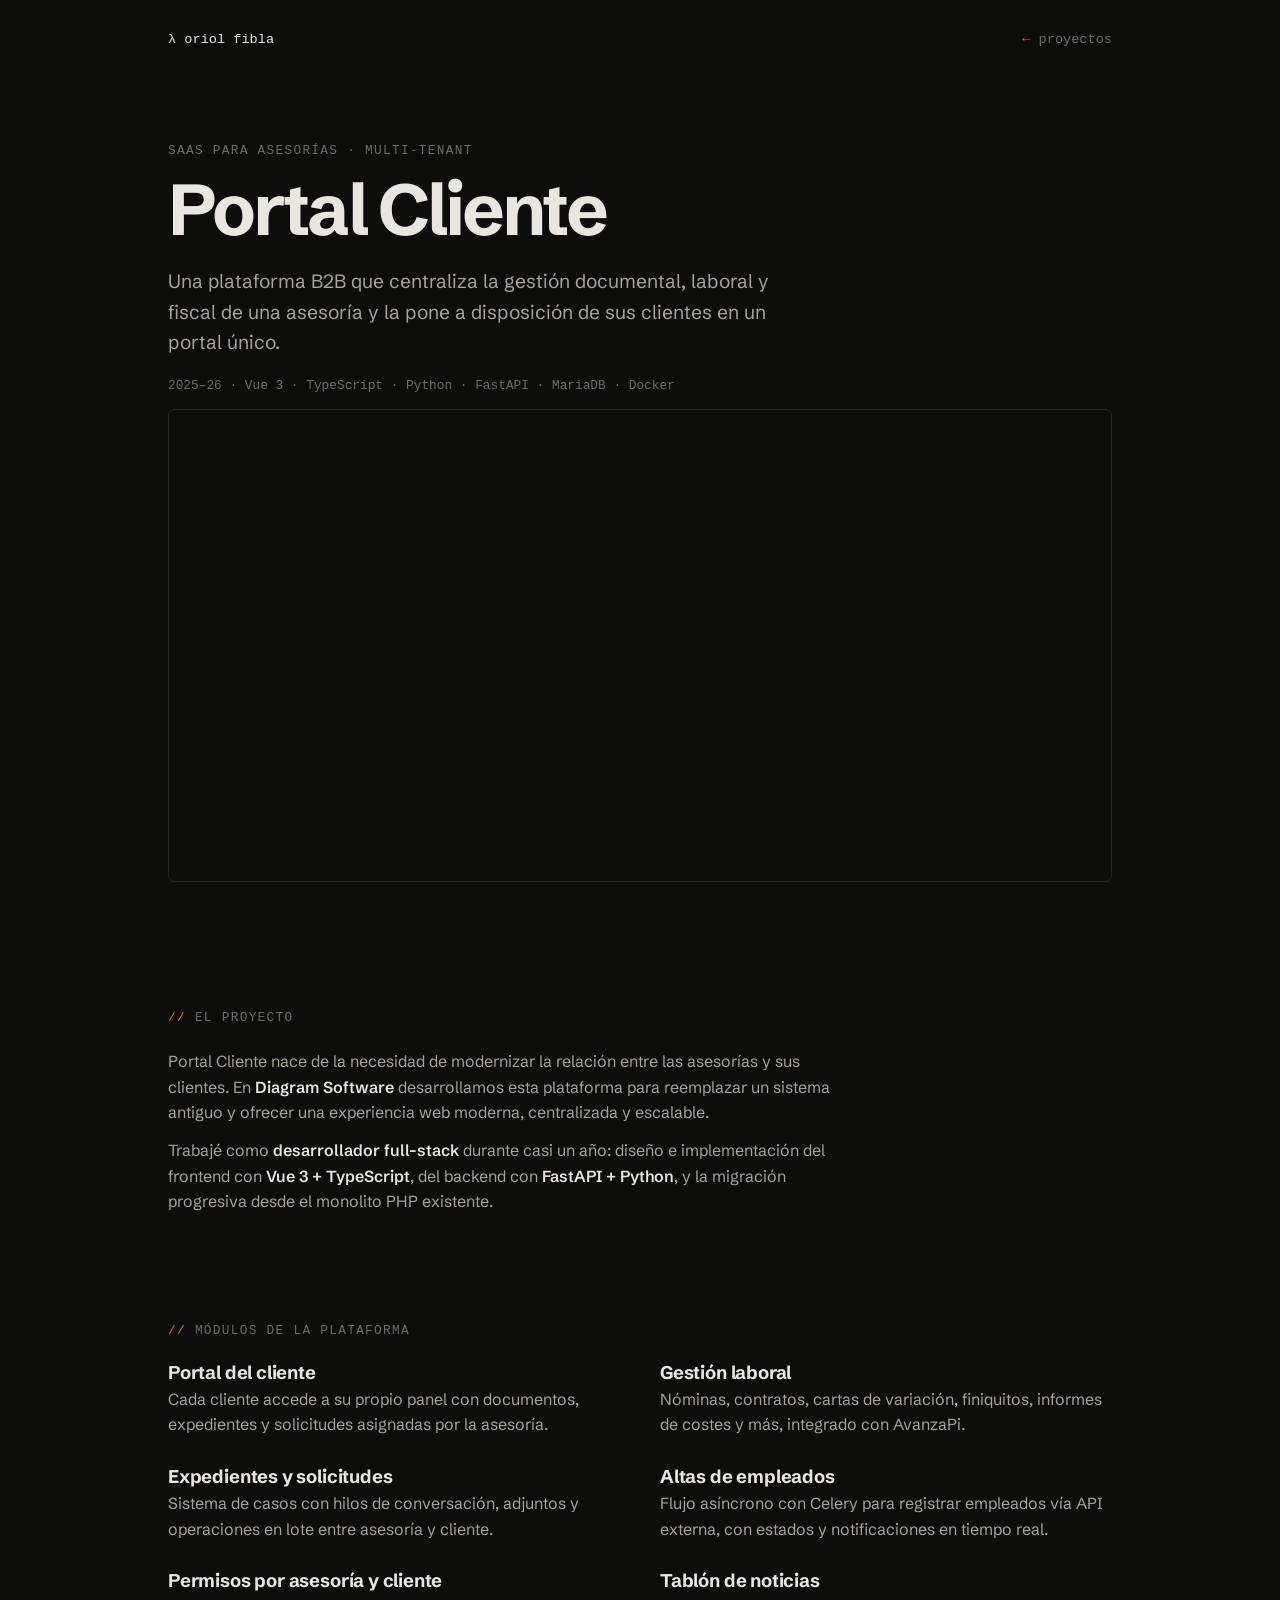
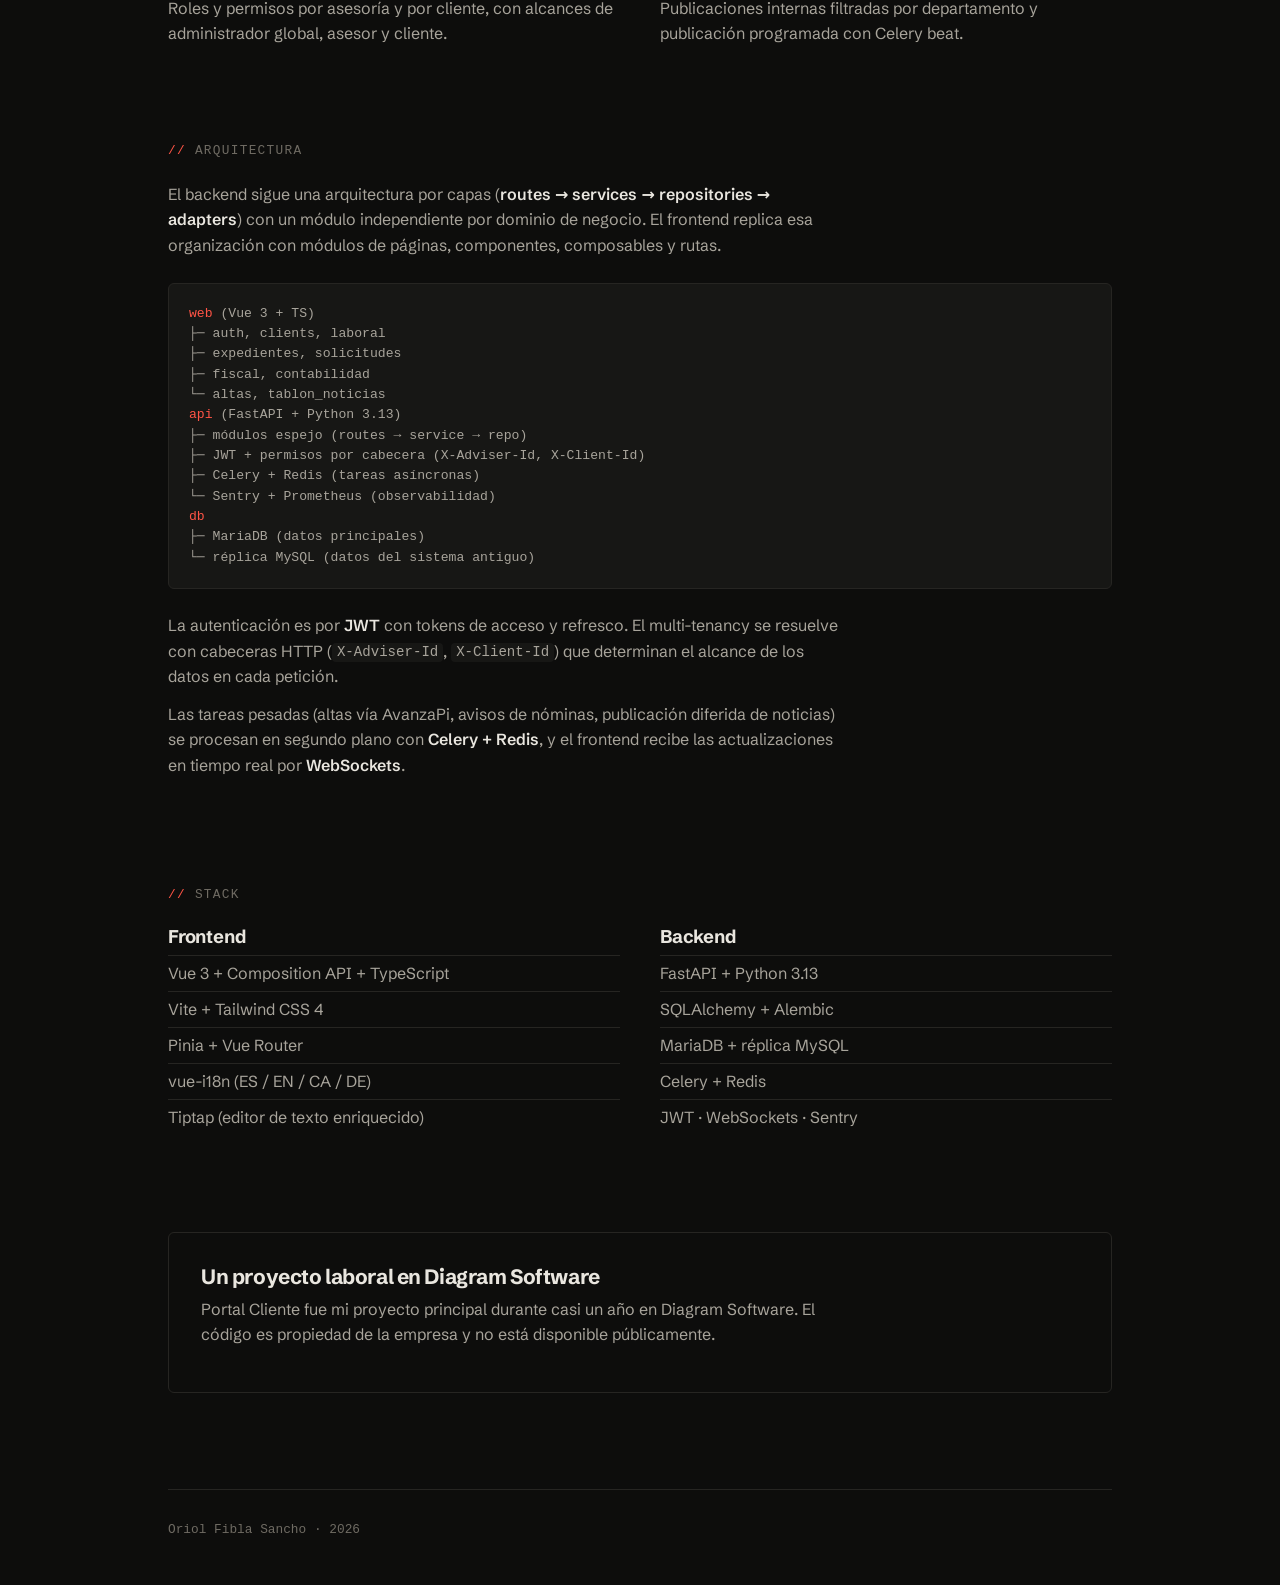
<file: projects/portalcliente.html>
<!DOCTYPE html>
<html lang="es">
<head>
  <meta charset="UTF-8">
  <meta name="viewport" content="width=device-width, initial-scale=1.0">
  <title>Portal Cliente · Oriol Fibla</title>
  <meta name="description" content="Portal Cliente: plataforma B2B para asesorías y sus clientes, desarrollada por Oriol Fibla en Diagram Software.">
  <link rel="icon" href="../favicon.ico" type="image/x-icon">
  <link rel="preload" href="../assets/fonts/schibsted-grotesk.woff2" as="font" type="font/woff2" crossorigin>
  <link rel="stylesheet" href="../site.css">
</head>
<body>
  <div class="wrap">
    <header class="site-header">
      <a class="brand" href="../index.html">λ oriol fibla</a>
      <a class="back" href="../index.html#proyectos">proyectos</a>
    </header>

    <main>
      <div class="page-head">
        <p class="kicker">SaaS para asesorías · multi-tenant</p>
        <h1>Portal Cliente</h1>
        <p class="lead">Una plataforma B2B que centraliza la gestión documental, laboral y fiscal de una asesoría y la pone a disposición de sus clientes en un portal único.</p>
        <p class="meta">2025–26 · Vue 3 · TypeScript · Python · FastAPI · MariaDB · Docker</p>
        <video class="hero-media" src="../assets/projects_videos/portalcliente.mp4" autoplay muted loop playsinline aria-label="Demostración de Portal Cliente"></video>
      </div>

      <section>
        <h2>El proyecto</h2>
        <div class="text">
          <p>Portal Cliente nace de la necesidad de modernizar la relación entre las asesorías y sus clientes. En <strong>Diagram Software</strong> desarrollamos esta plataforma para reemplazar un sistema antiguo y ofrecer una experiencia web moderna, centralizada y escalable.</p>
          <p>Trabajé como <strong>desarrollador full-stack</strong> durante casi un año: diseño e implementación del frontend con <strong>Vue 3 + TypeScript</strong>, del backend con <strong>FastAPI + Python</strong>, y la migración progresiva desde el monolito PHP existente.</p>
        </div>
      </section>

      <section>
        <h2>Módulos de la plataforma</h2>
        <div class="features">
          <div><h3>Portal del cliente</h3><p>Cada cliente accede a su propio panel con documentos, expedientes y solicitudes asignadas por la asesoría.</p></div>
          <div><h3>Gestión laboral</h3><p>Nóminas, contratos, cartas de variación, finiquitos, informes de costes y más, integrado con AvanzaPi.</p></div>
          <div><h3>Expedientes y solicitudes</h3><p>Sistema de casos con hilos de conversación, adjuntos y operaciones en lote entre asesoría y cliente.</p></div>
          <div><h3>Altas de empleados</h3><p>Flujo asíncrono con Celery para registrar empleados vía API externa, con estados y notificaciones en tiempo real.</p></div>
          <div><h3>Permisos por asesoría y cliente</h3><p>Roles y permisos por asesoría y por cliente, con alcances de administrador global, asesor y cliente.</p></div>
          <div><h3>Tablón de noticias</h3><p>Publicaciones internas filtradas por departamento y publicación programada con Celery beat.</p></div>
        </div>
      </section>

      <section>
        <h2>Arquitectura</h2>
        <div class="text">
          <p>El backend sigue una arquitectura por capas (<strong>routes → services → repositories → adapters</strong>) con un módulo independiente por dominio de negocio. El frontend replica esa organización con módulos de páginas, componentes, composables y rutas.</p>
        </div>
<pre class="diagram"><b>web</b> (Vue 3 + TS)
├─ auth, clients, laboral
├─ expedientes, solicitudes
├─ fiscal, contabilidad
└─ altas, tablon_noticias
<b>api</b> (FastAPI + Python 3.13)
├─ módulos espejo (routes → service → repo)
├─ JWT + permisos por cabecera (X-Adviser-Id, X-Client-Id)
├─ Celery + Redis (tareas asíncronas)
└─ Sentry + Prometheus (observabilidad)
<b>db</b>
├─ MariaDB (datos principales)
└─ réplica MySQL (datos del sistema antiguo)</pre>
        <div class="text">
          <p>La autenticación es por <strong>JWT</strong> con tokens de acceso y refresco. El multi-tenancy se resuelve con cabeceras HTTP (<code>X-Adviser-Id</code>, <code>X-Client-Id</code>) que determinan el alcance de los datos en cada petición.</p>
          <p>Las tareas pesadas (altas vía AvanzaPi, avisos de nóminas, publicación diferida de noticias) se procesan en segundo plano con <strong>Celery + Redis</strong>, y el frontend recibe las actualizaciones en tiempo real por <strong>WebSockets</strong>.</p>
        </div>
      </section>

      <section>
        <h2>Stack</h2>
        <div class="cols">
          <div>
            <h3>Frontend</h3>
            <ul>
              <li>Vue 3 + Composition API + TypeScript</li>
              <li>Vite + Tailwind CSS 4</li>
              <li>Pinia + Vue Router</li>
              <li>vue-i18n (ES / EN / CA / DE)</li>
              <li>Tiptap (editor de texto enriquecido)</li>
            </ul>
          </div>
          <div>
            <h3>Backend</h3>
            <ul>
              <li>FastAPI + Python 3.13</li>
              <li>SQLAlchemy + Alembic</li>
              <li>MariaDB + réplica MySQL</li>
              <li>Celery + Redis</li>
              <li>JWT · WebSockets · Sentry</li>
            </ul>
          </div>
        </div>
      </section>

      <div class="callout">
        <h3>Un proyecto laboral en Diagram Software</h3>
        <p>Portal Cliente fue mi proyecto principal durante casi un año en Diagram Software. El código es propiedad de la empresa y no está disponible públicamente.</p>
      </div>
    </main>

    <footer class="site-footer">Oriol Fibla Sancho · <span id="year">2026</span></footer>
  </div>
  <script>document.getElementById('year').textContent = new Date().getFullYear();</script>
</body>
</html>
</file>
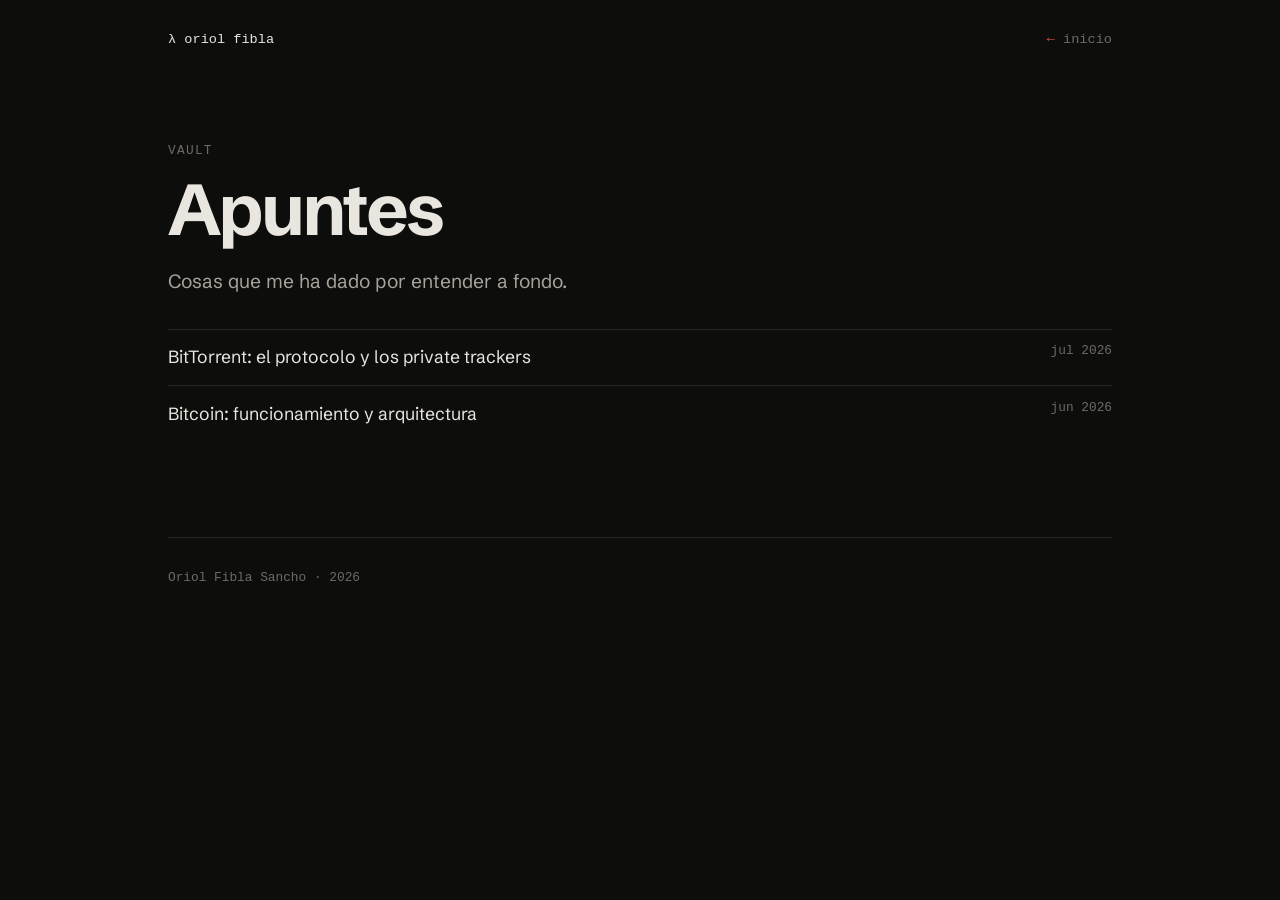
<file: vault/vault.html>
<!DOCTYPE html>
<html lang="es">
<head>
  <meta charset="UTF-8">
  <meta name="viewport" content="width=device-width, initial-scale=1.0">
  <title>Vault · Oriol Fibla</title>
  <meta name="description" content="Vault: apuntes técnicos de Oriol Fibla.">
  <link rel="icon" href="../favicon.ico" type="image/x-icon">
  <link rel="preload" href="../assets/fonts/schibsted-grotesk.woff2" as="font" type="font/woff2" crossorigin>
  <link rel="stylesheet" href="../site.css">
</head>
<body>
  <div class="wrap">
    <header class="site-header">
      <a class="brand" href="../index.html">λ oriol fibla</a>
      <a class="back" id="back" href="../index.html#vault">inicio</a>
    </header>

    <main id="main">
      <div class="page-head">
        <p class="kicker">Vault</p>
        <h1>Apuntes</h1>
        <p class="lead">Cosas que me ha dado por entender a fondo.</p>
      </div>
      <ul class="notes" id="list"></ul>
    </main>

    <footer class="site-footer">Oriol Fibla Sancho · <span id="year">2026</span></footer>
  </div>
  <script src="marked.min.js"></script>
  <script src="parser.js"></script>
</body>
</html>
</file>
<file: site.css>
/* orifibla.dev: refined dark. Hand-written, no framework. */

/* Schibsted Grotesk, variable weight, self-hosted (SIL OFL, see assets/fonts/OFL.txt). */
@font-face {
  font-family: "Schibsted Grotesk";
  src: url("assets/fonts/schibsted-grotesk.woff2") format("woff2");
  font-weight: 400 900;
  font-style: normal;
  font-display: swap;
}

:root {
  color-scheme: dark;
  --bg: #0d0d0c;
  --fg: #e9e6df;
  --soft: #a8a49b;
  --dim: #6f6b63;
  --line: #262522;
  --accent: #ff5446;
  --code-bg: #171715;
  --font: "Schibsted Grotesk", system-ui, -apple-system, "Segoe UI", Roboto, sans-serif;
  --mono: ui-monospace, "Cascadia Mono", "SF Mono", Menlo, Consolas, "Liberation Mono", monospace;
}

*, *::before, *::after { box-sizing: border-box; }
html { scroll-behavior: smooth; }
@media (prefers-reduced-motion: reduce) { html { scroll-behavior: auto; } }

body { margin: 0; background: var(--bg); color: var(--fg); font: 1rem/1.6 var(--font); -webkit-font-smoothing: antialiased; }

a { color: inherit; text-decoration: none; }
a:hover { color: var(--accent); }
:focus-visible { outline: 2px solid var(--accent); outline-offset: 3px; }
::selection { background: var(--accent); color: var(--bg); }

.wrap { max-width: 62rem; margin: 0 auto; padding: 0 1.5rem; }
.mono { font-family: var(--mono); }

/* Header */
.site-header { display: flex; justify-content: space-between; align-items: baseline; flex-wrap: wrap; gap: .5rem 1.5rem; padding: 2rem 0; font: .85rem var(--mono); color: var(--dim); }
.site-header .brand { color: var(--fg); }
.site-nav { display: flex; flex-wrap: wrap; gap: .25rem 1.25rem; }

/* Hero */
/* Full first screen minus the header (~6rem); svh avoids the mobile URL-bar jump. */
.hero {
  min-height: calc(100vh - 6rem);
  min-height: calc(100svh - 6rem);
  display: flex; flex-direction: column; justify-content: center;
  padding: 2rem 0 4rem;
  position: relative;
}
.scroll-cue { position: absolute; bottom: 1.5rem; left: 0; font: .8rem var(--mono); color: var(--dim); }
.scroll-cue span { color: var(--accent); }
.hero h1 { font-size: clamp(2.6rem, 7vw, 5.2rem); line-height: 1; letter-spacing: -.04em; font-weight: 700; margin: 0 0 1.5rem; max-width: 14ch; }
.hero h1 em { font-style: normal; color: var(--accent); }
.lead { color: var(--soft); font-size: 1.2rem; max-width: 34rem; margin: 0; }
.quote { margin: 3rem 0 0; font: .9rem var(--mono); color: var(--dim); }
.quote p { margin: 0 0 .35rem; color: var(--fg); }
.quote footer::before { content: "— "; }

/* Sections */
section { padding-top: 6rem; }
h2 { font: .8rem var(--mono); text-transform: uppercase; letter-spacing: .1em; color: var(--dim); margin: 0 0 1.5rem; }
h2::before { content: "// "; color: var(--accent); }
h3 { font-size: 1.8rem; letter-spacing: -.02em; line-height: 1.15; margin: 0 0 .5rem; }
p { margin: 0 0 .75rem; }
.soft { color: var(--soft); }
.meta { font: .8rem var(--mono); color: var(--dim); }

/* Projects: text + media side by side */
.project { display: grid; gap: 1.25rem 2.5rem; align-items: center; padding: 2.5rem 0; border-top: 1px solid var(--line); }
@media (min-width: 46rem) { .project { grid-template-columns: 1fr 1.3fr; } }
.project > * { min-width: 0; }
.project p { color: var(--soft); }
.project video { display: block; width: 100%; border-radius: 6px; border: 1px solid var(--line); }
.go { font: .85rem var(--mono); }
.go::after { content: " →"; color: var(--accent); }

.games { display: grid; grid-template-columns: repeat(auto-fill, minmax(7rem, 1fr)); gap: .75rem; }
.games a { display: block; }
.games img { display: block; width: 100%; aspect-ratio: 4 / 3; object-fit: cover; border-radius: 4px; border: 1px solid var(--line); }
.games span { display: block; font: .75rem var(--mono); color: var(--dim); margin-top: .35rem; }
.games a:hover img { border-color: var(--accent); }

/* Timeline */
.entry { display: grid; gap: .25rem 2rem; padding: 1.25rem 0; border-top: 1px solid var(--line); }
@media (min-width: 46rem) { .entry { grid-template-columns: 9rem 1fr; } }
.entry h3 { font-size: 1.2rem; letter-spacing: -.01em; margin: 0; }
.entry p { color: var(--soft); margin: .25rem 0 0; }

/* Vault list */
.notes { list-style: none; margin: 0; padding: 0; }
.notes li { display: flex; justify-content: space-between; gap: 1rem; padding: .85rem 0; border-top: 1px solid var(--line); }
.notes a { font-size: 1.1rem; }

/* Contact */
.mail { display: inline-block; font-size: clamp(1.5rem, 5vw, 3rem); font-weight: 700; letter-spacing: -.03em; line-height: 1.1; word-break: break-word; }
.links { display: flex; flex-wrap: wrap; gap: .25rem 1.5rem; margin-top: 1.25rem; font: .85rem var(--mono); color: var(--soft); }

.site-footer { margin-top: 6rem; padding: 2rem 0 3rem; border-top: 1px solid var(--line); font: .8rem var(--mono); color: var(--dim); }

/* Markdown notes (vault) */
.prose { max-width: 44rem; }
.prose h1 { font-size: clamp(2rem, 5vw, 3rem); letter-spacing: -.03em; line-height: 1.1; margin: 0 0 1.5rem; }
.prose h2 { font: 700 1.5rem var(--font); text-transform: none; letter-spacing: -.01em; color: var(--fg); margin: 2.5rem 0 .75rem; }
.prose h2::before { content: none; }
.prose h3 { font-size: 1.2rem; margin: 2rem 0 .5rem; }
.prose p, .prose li { color: #d3cfc6; line-height: 1.75; }
.prose a { color: var(--accent); text-decoration: underline; }
.prose strong { color: var(--fg); }
.prose blockquote { margin: 1.5rem 0; padding: .25rem 1rem; border-left: 3px solid var(--accent); background: var(--code-bg); }
.prose code { font-family: var(--mono); font-size: .88em; background: var(--code-bg); padding: .1em .35em; border-radius: 4px; }
.prose pre { background: var(--code-bg); border: 1px solid var(--line); border-radius: 6px; padding: 1rem; overflow-x: auto; }
.prose pre code { background: none; padding: 0; }
.prose table { width: 100%; border-collapse: collapse; margin: 1.5rem 0; display: block; overflow-x: auto; }
.prose th, .prose td { text-align: left; padding: .5rem .75rem; border-bottom: 1px solid var(--line); }
.prose img { max-width: 100%; }

/* Detail pages (projects, vault) */
.back { font: .85rem var(--mono); }
.back::before { content: "← "; color: var(--accent); }
.page-head { padding: 4rem 0 2rem; }
.page-head .kicker { font: .8rem var(--mono); text-transform: uppercase; letter-spacing: .1em; color: var(--dim); margin: 0 0 1rem; }
.page-head h1 { font-size: clamp(2.6rem, 7vw, 4.5rem); line-height: 1; letter-spacing: -.04em; margin: 0 0 1.25rem; }
.page-head .lead { max-width: 40rem; }
.page-head .meta { margin-top: 1.25rem; }
.hero-media { display: block; width: 100%; border-radius: 6px; border: 1px solid var(--line); margin: 1rem 0 0; }
.text { max-width: 42rem; }
.text p { color: var(--soft); }
.text strong { color: var(--fg); font-weight: 600; }
code { font-family: var(--mono); font-size: .88em; background: var(--code-bg); padding: .1em .35em; border-radius: 4px; }

.features { display: grid; gap: 1.75rem 2.5rem; }
@media (min-width: 40rem) { .features { grid-template-columns: 1fr 1fr; } }
.features h3, .cols h3, .panel h3 { font-size: 1.15rem; letter-spacing: -.01em; margin: 0 0 .25rem; }
.features p { color: var(--soft); margin: 0; }

pre.diagram { font: .82rem/1.55 var(--mono); color: var(--soft); background: var(--code-bg); border: 1px solid var(--line); border-radius: 6px; padding: 1.25rem; overflow-x: auto; margin: 1.5rem 0; }
pre.diagram b { color: var(--accent); font-weight: 400; }

.cols { display: grid; gap: 1.5rem 2.5rem; }
@media (min-width: 40rem) { .cols { grid-template-columns: 1fr 1fr; } }
.cols ul { list-style: none; margin: .5rem 0 0; padding: 0; }
.cols li { color: var(--soft); padding: .3rem 0; border-top: 1px solid var(--line); }

.panel { margin-bottom: 3rem; }
.panel p { color: var(--soft); max-width: 42rem; }

.callout { margin-top: 6rem; padding: 2rem; border: 1px solid var(--line); border-radius: 6px; }
.callout h3 { font-size: 1.3rem; margin: 0 0 .5rem; }
.callout p { color: var(--soft); max-width: 40rem; }

.gallery { display: grid; gap: 2rem; }
@media (min-width: 40rem) { .gallery { grid-template-columns: 1fr 1fr; } }
.gallery img { display: block; width: 100%; aspect-ratio: 16 / 10; object-fit: cover; border-radius: 6px; border: 1px solid var(--line); }
.gallery a:hover img { border-color: var(--accent); }
.gallery h3 { font-size: 1.2rem; margin: .9rem 0 .25rem; }
.gallery p { color: var(--soft); margin: 0 0 .25rem; }
</file>
<file: html/style.css>
/* ─── Reset & Base ─── */
*,
*::before,
*::after {
    box-sizing: border-box;
    margin: 0;
    padding: 0;
}

:root {
    --bg: #000;
    --surface: #111;
    --border: #2a2a2a;
    --accent: #fff;
    --accent-dim: #ccc;
    --text: #fff;
    --muted: #777;
    --faint: #444;
    --max-w: 860px;
    --radius: 10px;
}

html {
    scroll-behavior: smooth;
}

body {
    background: var(--bg);
    color: var(--text);
    font-family: 'Inter', sans-serif;
    font-size: 16px;
    line-height: 1.7;
    -webkit-font-smoothing: antialiased;
}

/* ─── Layout ─── */
.hero-container {
    max-width: 100vw;
    padding: 4rem 2rem;
    margin-bottom: auto;
}

.container {
    max-width: var(--max-w);
    margin: 0 auto;
    padding: 0 2rem;
}


section {
    padding: 6rem 0;
}

/* ─── Nav ─── */
nav {
    position: fixed;
    top: 0;
    left: 0;
    right: 0;
    z-index: 100;
    padding: 0.7rem 2rem;
    display: flex;
    justify-content: space-between;
    align-items: center;
    background: rgba(0, 0, 0, 0.9);
    backdrop-filter: blur(12px);
    border-bottom: 1px solid transparent;
    transition: border-color 0.3s;
}

nav.scrolled {
    border-bottom-color: var(--border);
}

.nav-logo {
    display: flex;
    width: 1.5rem;
    align-items: center;
}

.nav-links {
    display: flex;
    gap: 2rem;
    list-style: none;
}

.nav-links a {
    color: var(--muted);
    text-decoration: none;
    font-size: 0.875rem;
    transition: color 0.2s;
}

.nav-links a:hover {
    color: var(--text);
}

/* ─── Hero ─── */
#hero {
    min-height: 100vh;
    display: flex;
    flex-direction: column;
    align-items: center;
    justify-content: start;
    padding-top: 5rem;
}

.hero-name {
    font-family: 'Space Grotesk', sans-serif;
    font-size: clamp(3.5rem, 9vw, 7rem);
    font-weight: 700;
    line-height: 1.0;
    letter-spacing: -0.04em;
    color: var(--text);
}

.hero-subtitle {
    font-family: 'Space Grotesk', sans-serif;
    font-size: clamp(0.8rem, 2vw, 3rem);
    padding-left: 1rem;
    letter-spacing: 0.05em;
    color: var(--muted)
}

.hero-arrow {
    width: 5rem;
}

.btn {
    display: inline-block;
    padding: 0.75rem 1.75rem;
    border-radius: var(--radius);
    font-family: 'Space Grotesk', sans-serif;
    font-size: 0.9rem;
    font-weight: 500;
    text-decoration: none;
    transition: transform 0.15s, box-shadow 0.15s, background 0.15s;
    cursor: pointer;
}

.btn-primary {
    background: var(--text);
    color: #000;
    border: none;
}

.btn-primary:hover {
    background: var(--accent-dim);
    transform: translateY(-2px);
    box-shadow: 0 8px 24px rgba(255, 255, 255, 0.15);
}

.btn-ghost {
    background: transparent;
    color: var(--muted);
    border: 1px solid var(--border);
}

.btn-ghost:hover {
    color: var(--text);
    border-color: var(--faint);
    transform: translateY(-2px);
}

/* ─── Section heading ─── */
.section-label {
    font-size: 0.75rem;
    letter-spacing: 0.15em;
    text-transform: uppercase;
    color: var(--muted);
    font-family: 'Space Grotesk', sans-serif;
    margin-bottom: 0.75rem;
}

.section-title {
    font-family: 'Space Grotesk', sans-serif;
    font-size: clamp(1.8rem, 4vw, 2.75rem);
    font-weight: 700;
    letter-spacing: -0.03em;
    line-height: 1.1;
    margin-bottom: 3.5rem;
}

/* ─── Projects ─── */
#projects {
    border-top: 1px solid var(--border);
}

.projects-grid {
    display: grid;
    gap: 1.25rem;
}

.project-card {
    background: var(--bg);
    border: 1px solid var(--border);
    border-radius: var(--radius);
    padding: 2rem;
    display: grid;
    grid-template-columns: 1fr auto;
    gap: 1rem;
    align-items: start;
    position: relative;
    overflow: hidden;
    transition: border-color 0.25s, transform 0.2s;
    text-decoration: none;
    color: inherit;
}

.project-card::before {
    content: '';
    position: absolute;
    inset: 0;
    background: rgba(255, 255, 255, 0.02);
    opacity: 0;
    transition: opacity 0.3s;
}

.project-card:hover {
    border-color: var(--muted);
    transform: translateY(-3px);
}

.project-card:hover::before {
    opacity: 1;
}

.project-header {
    display: flex;
    align-items: center;
    gap: 0.75rem;
    margin-bottom: 0.75rem;
}

.project-dot {
    width: 8px;
    height: 8px;
    border-radius: 50%;
    background: var(--text);
    flex-shrink: 0;
}

.project-name {
    font-family: 'Space Grotesk', sans-serif;
    font-size: 1.1rem;
    font-weight: 600;
    letter-spacing: -0.01em;
}

.project-desc {
    color: var(--muted);
    font-size: 0.9rem;
    line-height: 1.6;
    margin-bottom: 1.25rem;
}

.project-stack {
    display: flex;
    flex-wrap: wrap;
    gap: 0.4rem;
}

.stack-tag {
    font-size: 0.72rem;
    font-family: 'Space Grotesk', sans-serif;
    color: var(--muted);
    background: rgba(255, 255, 255, 0.05);
    border: 1px solid var(--border);
    padding: 0.2rem 0.6rem;
    border-radius: 100px;
}

.project-arrow {
    color: var(--faint);
    font-size: 1.25rem;
    transition: color 0.2s, transform 0.2s;
    line-height: 1;
    margin-top: 0.25rem;
}

.project-card:hover .project-arrow {
    color: var(--text);
    transform: translate(3px, -3px);
}

.project-date {
    color: var(--muted);
}

/* ─── Contact ─── */
#contact {
    border-top: 1px solid var(--border);
    text-align: center;
}

.contact-headline {
    font-family: 'Space Grotesk', sans-serif;
    font-size: clamp(2rem, 5vw, 3.5rem);
    font-weight: 700;
    letter-spacing: -0.03em;
    margin-bottom: 1rem;
}

.contact-sub {
    color: var(--muted);
    max-width: 440px;
    margin: 0 auto 2.5rem;
}

.social-links {
    display: flex;
    justify-content: center;
    gap: 1rem;
    flex-wrap: wrap;
    margin-top: 2rem;
}

.social-link {
    color: var(--muted);
    text-decoration: none;
    font-size: 0.85rem;
    font-family: 'Space Grotesk', sans-serif;
    display: flex;
    align-items: center;
    gap: 0.4rem;
    transition: color 0.2s;
}

.social-link:hover {
    color: var(--text);
}

/* ─── Footer ─── */
footer {
    border-top: 1px solid var(--border);
    padding: 1rem 0;
    text-align: center;
}

footer p {
    color: var(--faint);
    font-size: 0.8rem;
}

/* ─── Scroll reveal ─── */
.reveal {
    opacity: 0;
    transform: translateY(24px);
    transition: opacity 0.6s ease, transform 0.6s ease;
}

.reveal.visible {
    opacity: 1;
    transform: translateY(0);
}

/* ─── Responsive ─── */
@media (max-width: 640px) {
    .about-grid {
        grid-template-columns: 1fr;
        gap: 2.5rem;
    }

    .project-card {
        grid-template-columns: 1fr;
    }

    .project-arrow {
        display: none;
    }

    .nav-links {
        gap: 1.25rem;
    }
}

@media (prefers-reduced-motion: reduce) {

    *,
    *::before,
    *::after {
        animation-duration: 0.01ms !important;
        transition-duration: 0.01ms !important;
    }
}

#dotGrid {
    position: fixed;
    inset: 0;
    width: 100%;
    height: 100%;
    pointer-events: none;
    z-index: -1;
}
</file>
